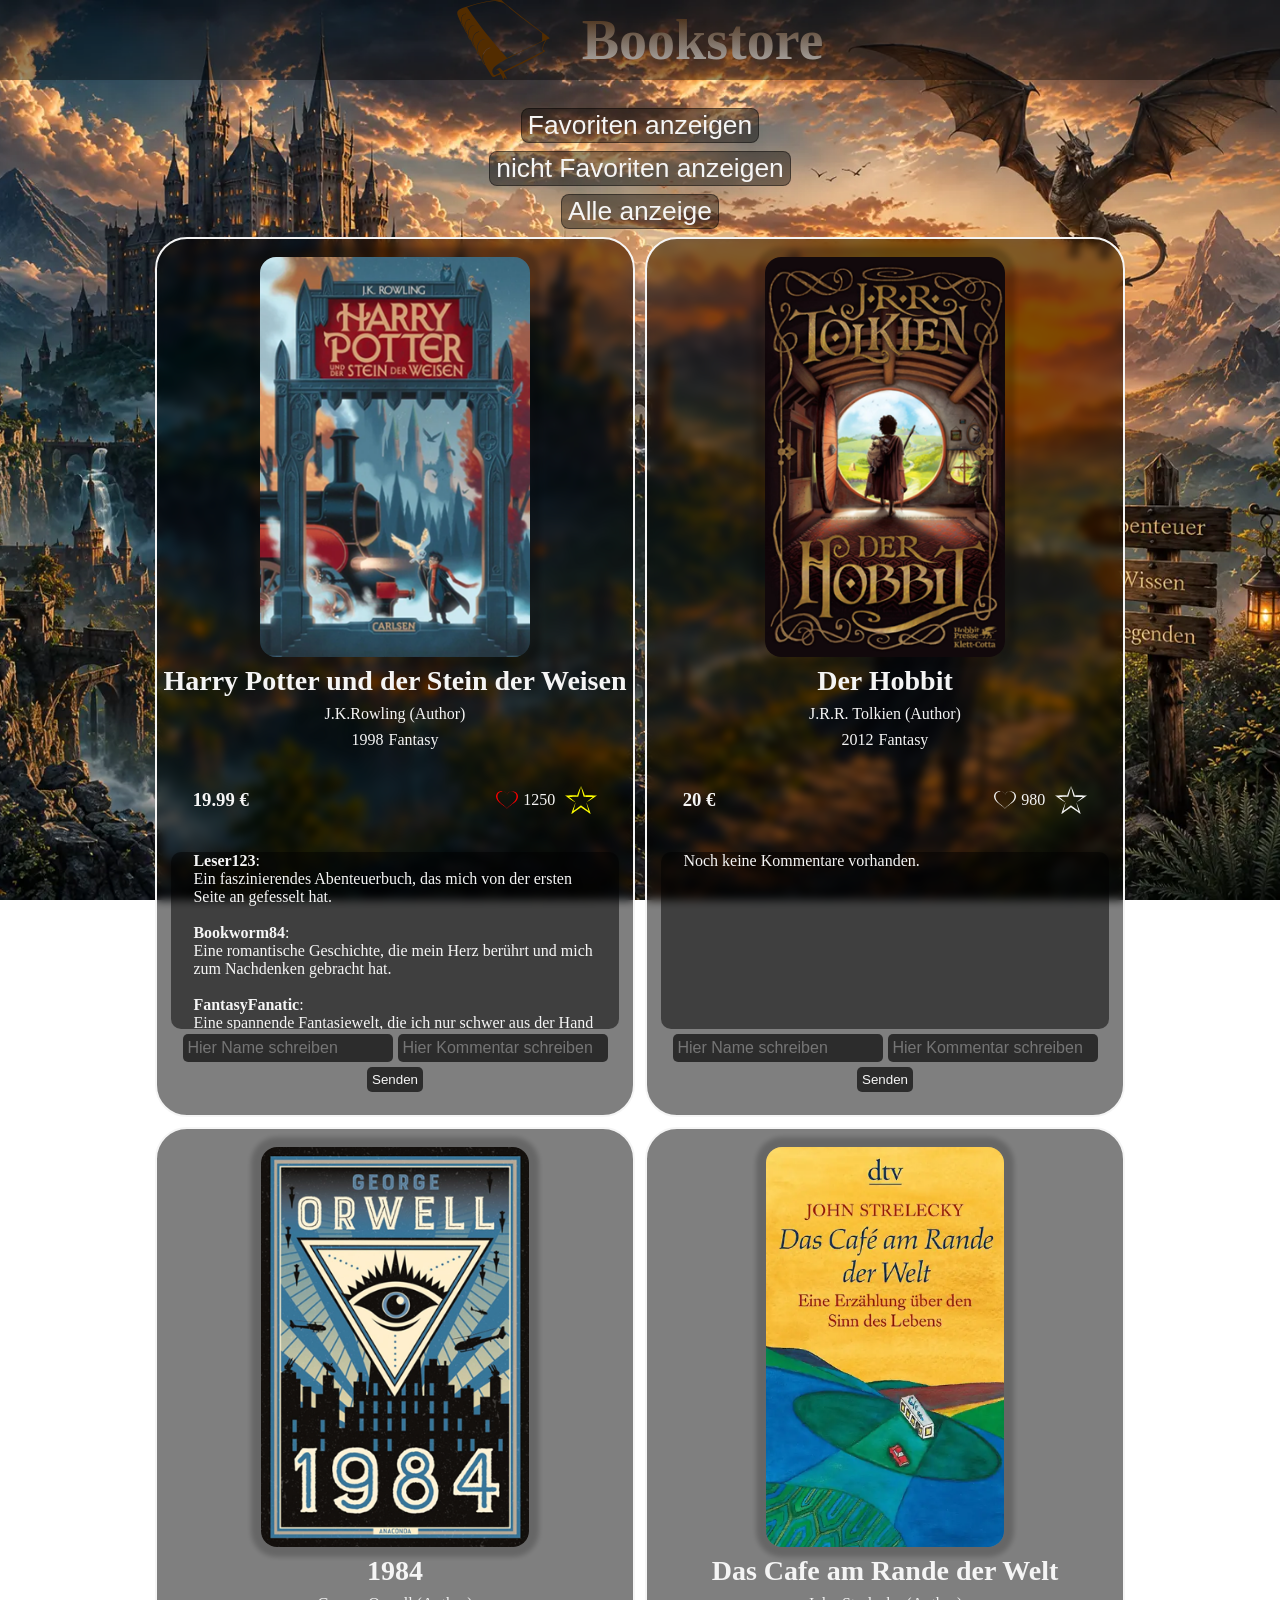
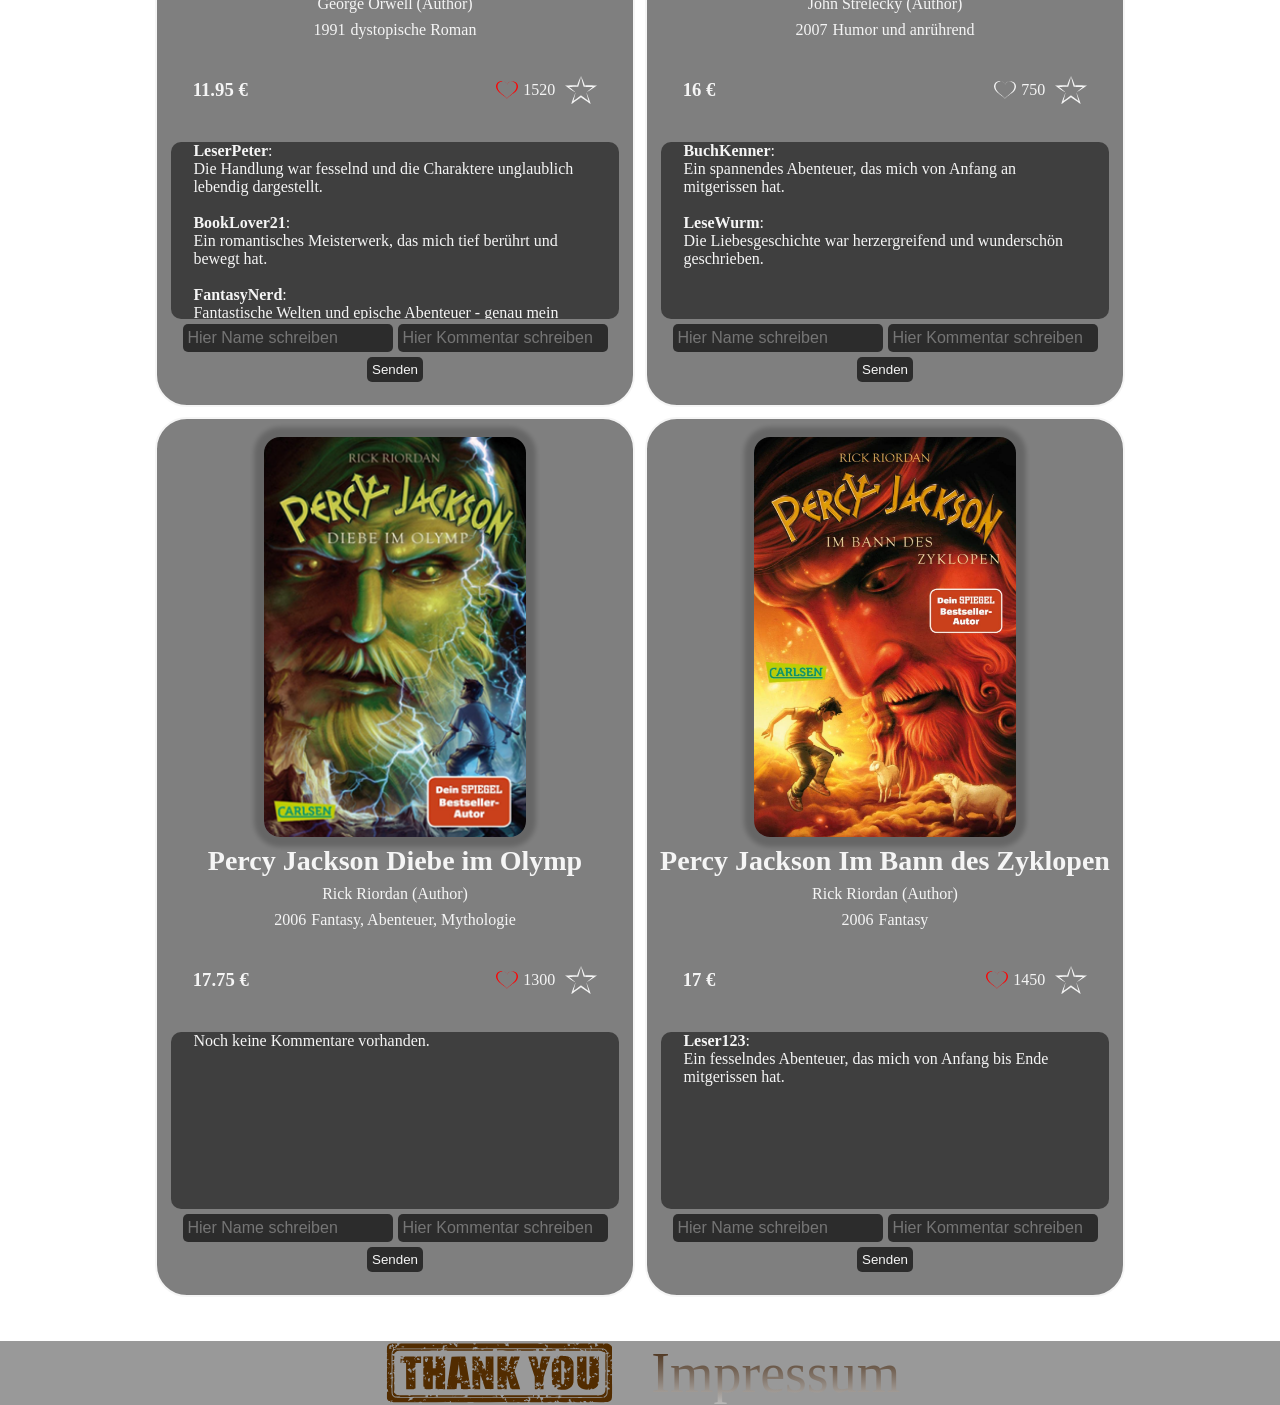
<file: index.html>
<!DOCTYPE html>
<html lang="de">
<head>
    <meta charset="UTF-8">
    <meta name="viewport" content="width=device-width, initial-scale=1.0">
    <title>Bookstore</title>
    <link rel="stylesheet" href="./style/card.css">
    <link rel="stylesheet" href="./style/gl_style.css">
    <link rel="shortcut icon" href="./assets/icons/book6.svg" type="image/x-icon">
    <script src="./scripts/template.js"></script>
    <script src="./scripts/library.js"></script>
    <script src="./scripts/basic.js"></script>
</head>
<body onload="init()">
    <header >
        <img src="./assets/icons/book2.svg" alt="Icon eines Buches">
        <h1>Bookstore</h1>
    </header>
    <button aria-label="Favoriten anzeigen" onclick="showFavorit()">Favoriten anzeigen</button>
    <button aria-label="Nicht Favorisierte anzeigen" onclick="showNotFavorit()">nicht Favoriten anzeigen</button>
    <button aria-label="Alle anzeigen" onclick="renderBookCards()">Alle anzeige</button>
    <main id="bookCards" class="mainBookCards">
        
    </main>
    <footer>
        <img src="./assets/icons/Impressum.svg" alt="Icon Thank You">
        <a href="./impressum.html" target="_blank">Impressum</a>
    </footer>
</body>
</html>
</file>
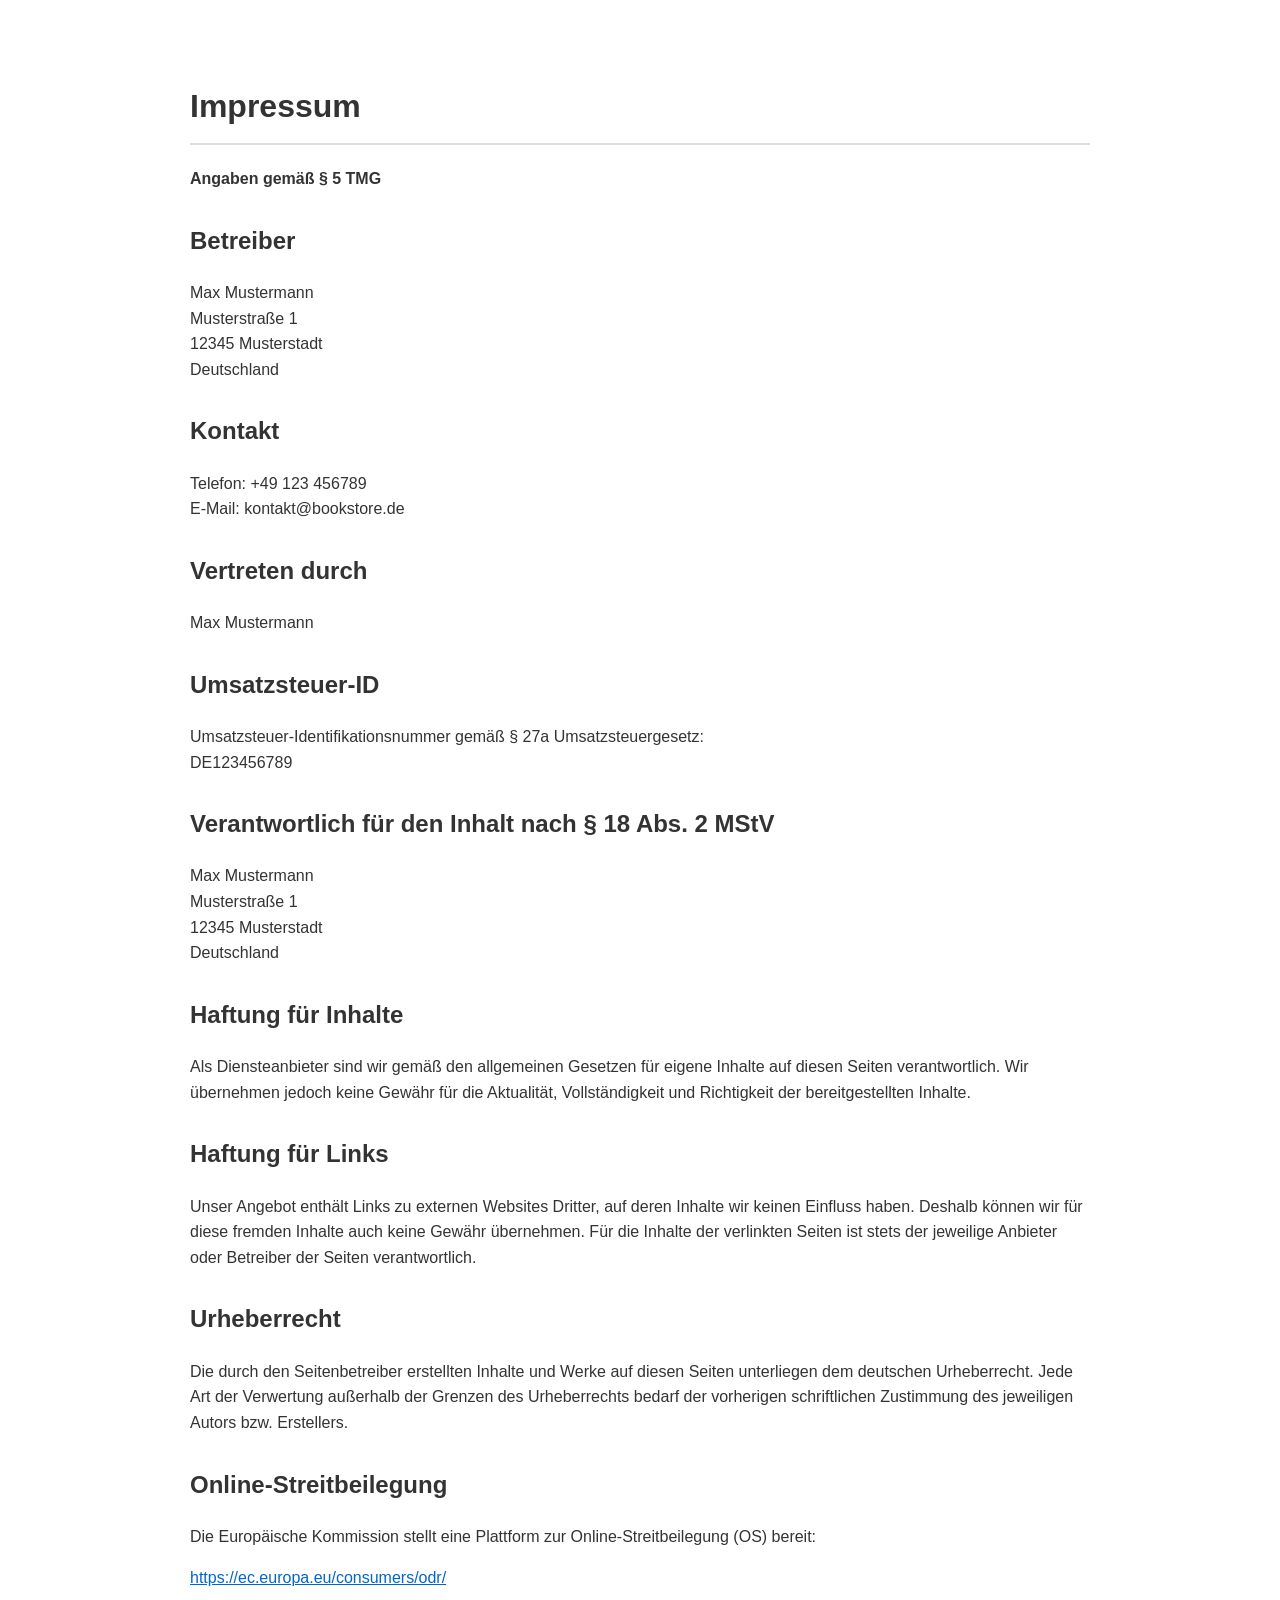
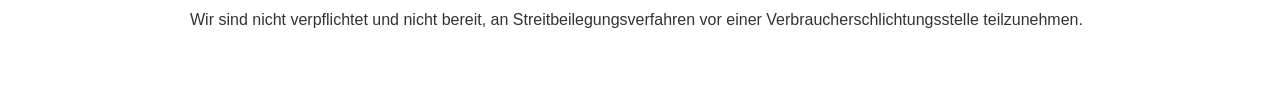
<file: impressum.html>
<!DOCTYPE html>
<html lang="de">
<head>
    <meta charset="UTF-8">
    <meta name="viewport" content="width=device-width, initial-scale=1.0">
    <title>Impressum | Bookstore</title>
    <link rel="stylesheet" href="./style/impressum.css">
    <link rel="shortcut icon" href="./assets/icons/book6.svg" type="image/x-icon">
</head>
<body class="impressum">
    <h1>Impressum</h1>

    <p><strong>Angaben gemäß § 5 TMG</strong></p>

    <h2>Betreiber</h2>
    <p>
        Max Mustermann<br>
        Musterstraße 1<br>
        12345 Musterstadt<br>
        Deutschland
    </p>

    <h2>Kontakt</h2>
    <p>
        Telefon: +49 123 456789<br>
        E-Mail: kontakt@bookstore.de
    </p>

    <h2>Vertreten durch</h2>
    <p>Max Mustermann</p>

    <h2>Umsatzsteuer-ID</h2>
    <p>
        Umsatzsteuer-Identifikationsnummer gemäß § 27a Umsatzsteuergesetz:<br>
        DE123456789
    </p>

    <h2>Verantwortlich für den Inhalt nach § 18 Abs. 2 MStV</h2>
    <p>
        Max Mustermann<br>
        Musterstraße 1<br>
        12345 Musterstadt<br>
        Deutschland
    </p>

    <h2>Haftung für Inhalte</h2>
    <p>
        Als Diensteanbieter sind wir gemäß den allgemeinen Gesetzen für eigene Inhalte
        auf diesen Seiten verantwortlich. Wir übernehmen jedoch keine Gewähr für die
        Aktualität, Vollständigkeit und Richtigkeit der bereitgestellten Inhalte.
    </p>

    <h2>Haftung für Links</h2>
    <p>
        Unser Angebot enthält Links zu externen Websites Dritter, auf deren Inhalte wir
        keinen Einfluss haben. Deshalb können wir für diese fremden Inhalte auch keine
        Gewähr übernehmen. Für die Inhalte der verlinkten Seiten ist stets der jeweilige
        Anbieter oder Betreiber der Seiten verantwortlich.
    </p>

    <h2>Urheberrecht</h2>
    <p>
        Die durch den Seitenbetreiber erstellten Inhalte und Werke auf diesen Seiten
        unterliegen dem deutschen Urheberrecht. Jede Art der Verwertung außerhalb der
        Grenzen des Urheberrechts bedarf der vorherigen schriftlichen Zustimmung des
        jeweiligen Autors bzw. Erstellers.
    </p>

    <h2>Online-Streitbeilegung</h2>
    <p>
        Die Europäische Kommission stellt eine Plattform zur Online-Streitbeilegung (OS)
        bereit:
    </p>

    <p>
        <a href="https://ec.europa.eu/consumers/odr/" target="_blank">
            https://ec.europa.eu/consumers/odr/
        </a>
    </p>

    <p>
        Wir sind nicht verpflichtet und nicht bereit, an Streitbeilegungsverfahren vor
        einer Verbraucherschlichtungsstelle teilzunehmen.
    </p>
</body>
</html>
</file>
<file: style/card.css>
.bookCard {
    width: 30rem;
    height: 55rem;
    border: 2px solid whitesmoke;
    border-radius: 2rem;
    display: flex;
    flex-direction: column;
    justify-content: space-around;
    align-items: center;
    background: rgba(0, 0, 0, 0.50);
    backdrop-filter: blur(5px) saturate(180%);
    -webkit-backdrop-filter: blur(5px) saturate(180%);
}

.titles_authors {
    display: flex;
    flex-direction: column;
    justify-content: center;
    align-items: center;
    gap: 0.5rem;
}

.titles_authors > img {
    height: 25rem;
    border-radius: 1rem;
    box-shadow: 0 0 5px 10px rgba(0, 0, 0, 0.2);
}

h2 {
    font-size: 1.75rem;
    color: whitesmoke;
}

.titles_authors  div {
    display: flex;
    gap: 5px;
}

.titles_authors  p {
    font-family: cursive;
    color: whitesmoke;
}

.price_react {
    width: 85%;
    display: flex;
    justify-content: space-between;
    align-items: center;
}

h3 {
    color: whitesmoke;
}

.react {
    display: flex;
    justify-content: center;
    align-items: center;
    gap: 10px;
}

.react p {
    display: flex;
    justify-content: center;
    align-items: center;
    color: whitesmoke;
}

.iconStyle{
    width: 2rem;
    height: 2rem;
    filter: invert(100%) sepia(36%) saturate(2483%) hue-rotate(185deg) brightness(128%) contrast(92%);
}

.aktivLikes {
    width: 2rem;
    height: 2rem;
    filter: invert(17%) sepia(97%) saturate(6843%) hue-rotate(359deg) brightness(111%) contrast(118%);
}

.aktivFavorit {
    width: 2rem;
    height: 2rem;
    filter: invert(97%) sepia(39%) saturate(7486%) hue-rotate(353deg) brightness(105%) contrast(105%);
}

.commits {
    height: 15rem;
    display: flex;
    flex-direction: column;
    justify-content: space-between;
    align-items: center;
    width: 95%;
    gap: 5px;
    margin-bottom: 5px;
}

.readInput {
    display: flex;
    flex-wrap: wrap;
    justify-content: center;
    gap: 5px;
}

.readInput > input {
    width: auto;
    background-color: rgba(0, 0, 0, 0.65);
    font-size: 16px;
    border: none;
    border-radius: 5px;
    color: whitesmoke;
    padding: 5px;
}

.readInput > button {
    width: auto;
    background-color: rgba(0, 0, 0, 0.65);
    color: whitesmoke;
    border: none;
    border-radius: 5px;
    padding: 5px;
    cursor: pointer;
}

.textOutput {
    display: flex;
    flex-direction: column;
    align-items: center;
    width: 28rem;
    height: 13rem;
    font-size: 16px;
    border-radius: 10px;
    background-color: rgba(0, 0, 0, 0.50);
    color: whitesmoke;
    overflow-x: hidden;
    overflow-y: scroll;
    
}

.textOutput p {
    width: 90%;
}

.textOutput::-webkit-scrollbar{
    width: 4px;
}

.textOutput::-webkit-scrollbar-track{
    background: whitesmoke;
    border-radius: 4px;
    
}

.textOutput::-webkit-scrollbar-thumb{
    background-color: grey;
    border-radius: 4px;
}

@media screen and (min-width: 550px) and (max-width: 768px) {
    html {
        font-size: 14px;
    }
}

@media screen and (min-width: 0px) and (max-width: 549px) {
    html {
        font-size: 10px;
    }

    .readInput {
        display: flex;
        flex-wrap: wrap;
        justify-content: center;
        gap: 4px;
    }
}
</file>
<file: style/gl_style.css>
* {
    margin: 0px;
    box-sizing: border-box;
    scroll-behavior: smooth;
}

body {
    display: flex;
    flex-direction: column;
    align-items: center;
    gap: 0.5rem;
    width: 100%;
    height: 100vh;
    background-image: url(../assets/img/BG2_Bookstore.webp);
    background-position: center;
    background-size: cover;
    background-attachment: fixed;
}

header {
    width: 100%;
    height: 7rem;
    display: flex;
    justify-content: center;
    align-items: center;
    gap: 2rem;
    margin-bottom: 1.25rem;
    background-color: rgba(0, 0, 0, 0.4);
}

header > img {
    height: 5rem;
    filter: invert(17%) sepia(53%) saturate(1903%) hue-rotate(17deg) brightness(93%) contrast(103%);
}

h1 {
    font-family: cursive;
    font-size: 3.5rem;
    background: linear-gradient(to top, rgb(187, 187, 187), rgb(56, 26, 0));
    -webkik-background-clip: text;
    background-clip: text;
    color: transparent;
    text-align: center;
}

body > button {
    background: rgba(0, 0, 0, 0.4);
    border: 1px solid rgba(0, 0, 0, 0.4);
    border-radius: 0.5rem;
    color: whitesmoke;
    font-size: 1.65rem;
    cursor: pointer;
}

.mainBookCards  {
    display: flex;
    justify-content: center;
    align-items: center;
    flex-wrap: wrap;
    gap: 10px;
    margin-bottom: 1rem;
}

.heart{
    filter: invert(100%) sepia(36%) saturate(2483%) hue-rotate(185deg) brightness(128%) contrast(92%);
}

#nameInput {
    width: 4rem;
}

footer{
    width: 100%;
    height: 9rem;
    display: flex;
    justify-content: center;
    align-items: center;
    gap: 2rem;
    margin-top: 1.25rem;
    background-color: rgba(0, 0, 0, 0.4);
}

footer > img {
    height: 4rem;
    filter: invert(17%) sepia(53%) saturate(1903%) hue-rotate(17deg) brightness(93%) contrast(103%);
}

footer > a {
    font-family: cursive;
    font-size: 3.5rem;
    background: linear-gradient(to top, rgb(187, 187, 187), rgb(56, 26, 0));
    -webkik-background-clip: text;
    background-clip: text;
    color: transparent;
    text-align: center;

}

@media screen and (min-width: 1281px) { 
    
    .mainBookCards {
    padding: 0px max(0px, calc(50% - 720px));
    
}

}

@media screen and (min-width: 0px) and (max-width: 549px) {

    footer {
        flex-direction: column;
        gap: 1rem;
    }
}
</file>
<file: style/impressum.css>
.impressum {
    font-family: Arial, sans-serif;
    max-width: 900px;
    margin: 40px auto;
    padding: 20px;
    line-height: 1.6;
    color: rgb(51, 51, 51);
}

h1 {
    border-bottom: 2px solid #ddd;
    padding-bottom: 10px;
}

h2 {
    margin-top: 30px;
}

a {
    color: rgb(0, 102, 204);
}

a:hover {
    text-decoration: underline;
}
</file>
